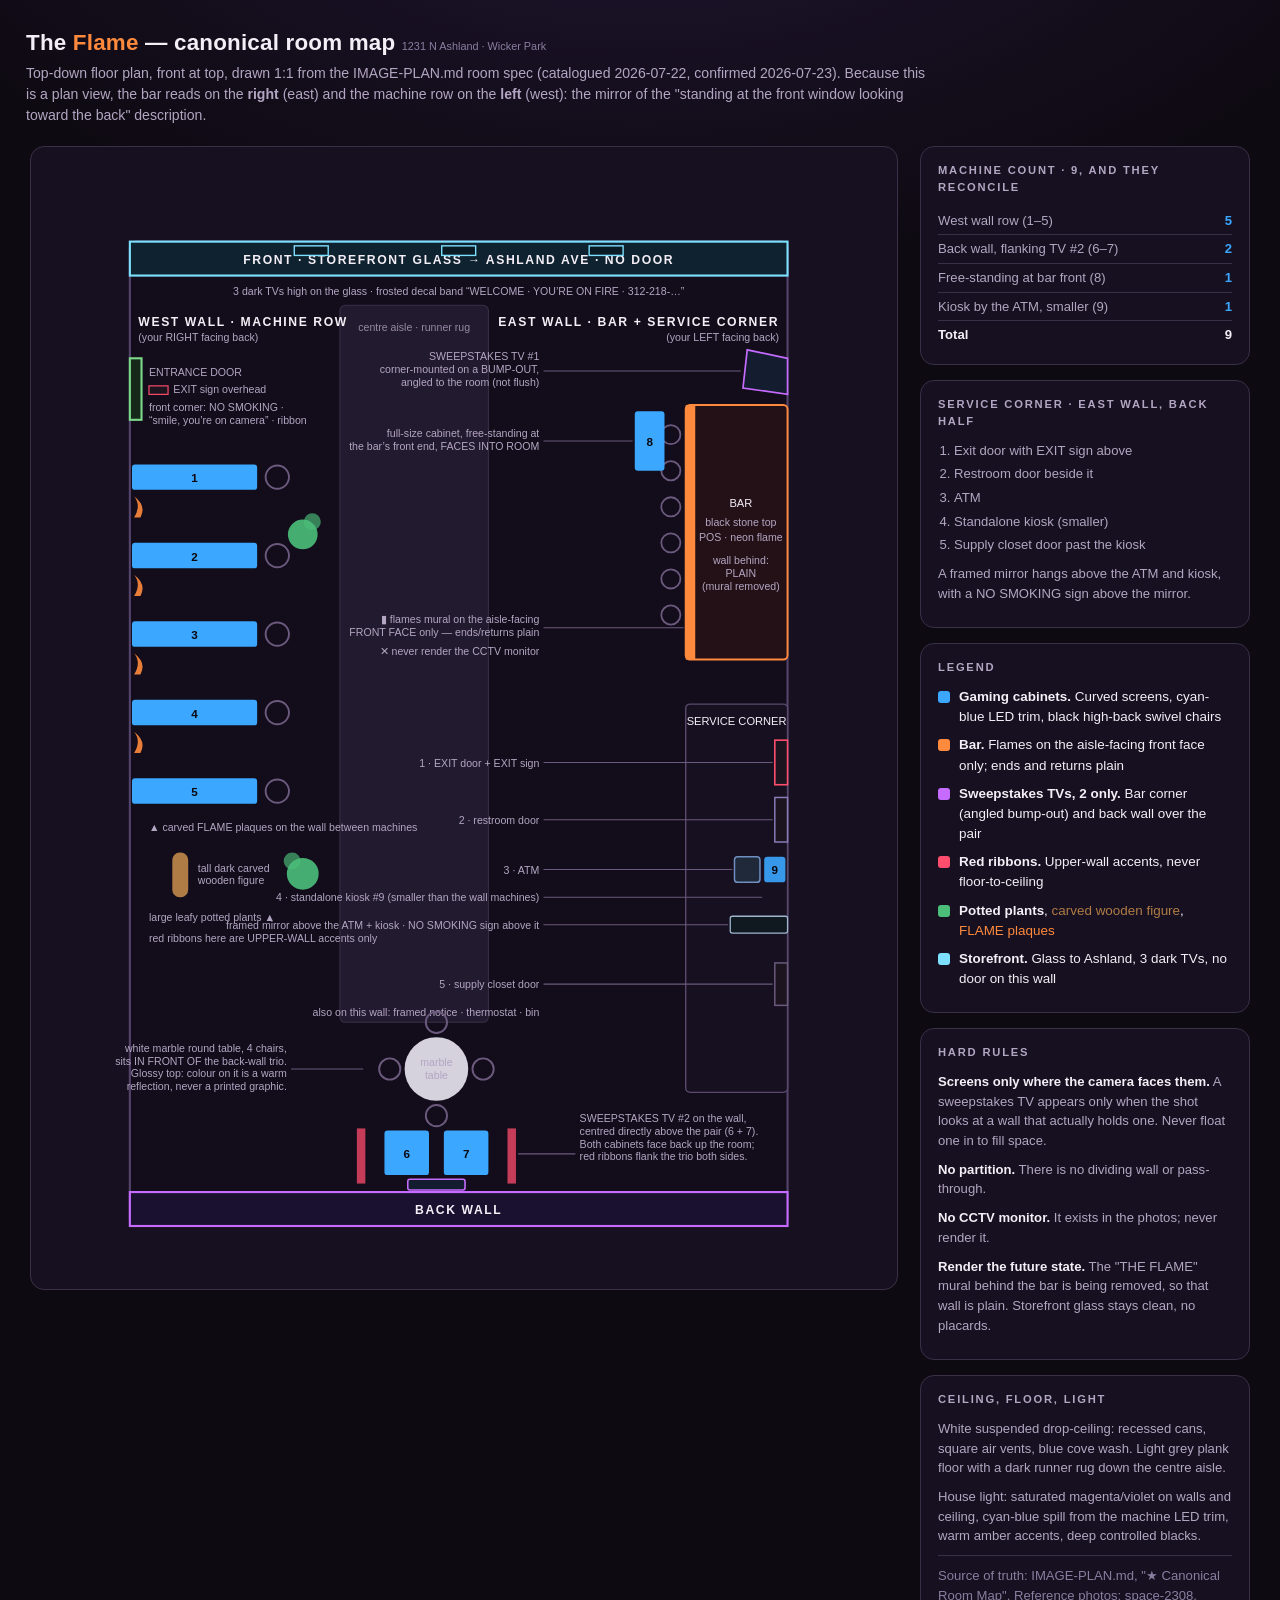
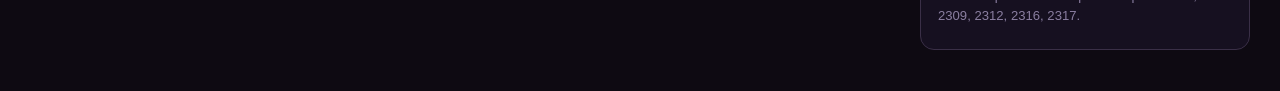
<file: ROOM-MAP.html>
<!DOCTYPE html>
<html lang="en">
<head>
<meta charset="UTF-8">
<meta name="viewport" content="width=device-width, initial-scale=1">
<title>The Flame — Canonical Room Map</title>
<style>
  :root{
    --bg:#0e0a12; --panel:#161020; --ink:#f4eef6; --dim:#b3a6c2; --faint:#8a7ea0;
    --machine:#3ba7ff; --bar:#ff8a3d; --scr:#c56bff; --front:#7de0ff;
    --line:#3a2f47; --rug:#221a2e; --hot:#ff4d6d; --plant:#4bbf7a; --wood:#b07c46;
  }
  *{box-sizing:border-box}
  body{margin:0;background:radial-gradient(1300px 760px at 50% -12%,#221634,#0e0a12 62%);color:var(--ink);
    font:15px/1.5 -apple-system,BlinkMacSystemFont,"Segoe UI",Roboto,Helvetica,Arial,sans-serif;padding:26px}
  h1{font-size:1.4rem;margin:0 0 3px;letter-spacing:.2px}
  h1 b{color:var(--bar)}
  h1 span{font-size:.68rem;color:var(--faint);font-weight:400;letter-spacing:0}
  .sub{color:var(--dim);margin:0 0 20px;font-size:.88rem;max-width:900px}
  .wrap{max-width:1220px;margin:0 auto;display:grid;grid-template-columns:minmax(0,1fr) 330px;gap:22px;align-items:start}
  @media(max-width:900px){.wrap{grid-template-columns:1fr}}
  .stage{background:var(--panel);border:1px solid var(--line);border-radius:14px;padding:14px}
  svg{width:100%;height:auto;display:block}
  .card{background:var(--panel);border:1px solid var(--line);border-radius:14px;padding:15px 17px;margin-bottom:15px}
  .card h2{font-size:.7rem;text-transform:uppercase;letter-spacing:.16em;color:var(--dim);margin:0 0 11px}
  ul{list-style:none;margin:0;padding:0}
  li{display:flex;gap:9px;align-items:flex-start;margin:8px 0;font-size:.84rem}
  .sw{flex:0 0 12px;height:12px;border-radius:3px;margin-top:4px}
  .rule{font-size:.82rem;color:var(--dim);margin:9px 0}
  .rule b{color:var(--ink)}
  .count{width:100%;border-collapse:collapse;font-size:.82rem}
  .count td{padding:4px 0;border-bottom:1px solid var(--line);color:var(--dim)}
  .count td:last-child{text-align:right;font-weight:700;color:var(--machine)}
  .count tr:last-child td{border-bottom:0;color:var(--ink);font-weight:700}
  .count tr:last-child td:last-child{color:var(--ink)}
  .ord{font-size:.82rem;color:var(--dim);margin:6px 0 0;padding-left:16px}
  .ord li{display:list-item;margin:4px 0;font-size:.82rem}
  ol.ord{list-style:decimal}
  text{font-family:-apple-system,BlinkMacSystemFont,"Segoe UI",Roboto,Helvetica,Arial,sans-serif;fill:var(--ink)}
  .wall{font-size:11.5px;font-weight:800;letter-spacing:.13em}
  .lab{font-size:10.5px;fill:var(--ink)}
  .dl{font-size:10px;fill:var(--dim)}
  .num{font-size:11px;font-weight:800;fill:#0b0810}
  .lead{stroke:#6b5a7d;stroke-width:1;fill:none}
</style>
</head>
<body>
  <h1>The <b>Flame</b> — canonical room map <span>1231 N Ashland · Wicker Park</span></h1>
  <p class="sub">Top-down floor plan, front at top, drawn 1:1 from the IMAGE-PLAN.md room spec (catalogued 2026-07-22, confirmed 2026-07-23). Because this is a plan view, the bar reads on the <b>right</b> (east) and the machine row on the <b>left</b> (west): the mirror of the "standing at the front window looking toward the back" description.</p>
  <div class="wrap">
    <div class="stage">
      <svg viewBox="0 0 790 1050" role="img" aria-label="Floor plan of The Flame gaming lounge">
        <!-- shell -->
        <rect x="80" y="76" width="620" height="928" rx="6" fill="#120c1b" stroke="#54446a" stroke-width="2"/>
        <!-- runner rug -->
        <rect x="278" y="136" width="140" height="676" rx="5" fill="var(--rug)" stroke="#3a2f47" stroke-width="1"/>
        <text class="dl" x="348" y="160" text-anchor="middle" opacity=".8">centre aisle · runner rug</text>

        <!-- ================= FRONT ================= -->
        <rect x="80" y="76" width="620" height="32" fill="#0f2230" stroke="var(--front)" stroke-width="2"/>
        <text class="wall" x="390" y="97" text-anchor="middle" fill="var(--front)">FRONT · STOREFRONT GLASS → ASHLAND AVE · NO DOOR</text>
        <g fill="#0b1b26" stroke="var(--front)" stroke-width="1.3"><rect x="235" y="80" width="32" height="9"/><rect x="374" y="80" width="32" height="9"/><rect x="513" y="80" width="32" height="9"/></g>
        <text class="dl" x="390" y="126" text-anchor="middle">3 dark TVs high on the glass · frosted decal band “WELCOME · YOU’RE ON FIRE · 312-218-…”</text>

        <!-- ================= WEST WALL ================= -->
        <text class="wall" x="88" y="156" fill="var(--machine)">WEST WALL · MACHINE ROW</text>
        <text class="dl" x="88" y="170">(your RIGHT facing back)</text>
        <!-- entrance -->
        <rect x="80" y="186" width="11" height="58" fill="#16281a" stroke="#7bd88a" stroke-width="2"/>
        <text class="dl" x="98" y="203" fill="#7bd88a">ENTRANCE DOOR</text>
        <rect x="98" y="212" width="18" height="8" fill="#1c1520" stroke="var(--hot)" stroke-width="1.1"/>
        <text class="dl" x="121" y="219" fill="var(--hot)">EXIT sign overhead</text>
        <text class="dl" x="98" y="236">front corner: NO SMOKING ·</text>
        <text class="dl" x="98" y="248">“smile, you’re on camera” · ribbon</text>
        <!-- 5 machines against the west wall -->
        <g>
          <g><rect x="82" y="286" width="118" height="24" rx="3" fill="var(--machine)"/><text class="num" x="141" y="303" text-anchor="middle">1</text><circle cx="219" cy="298" r="11" fill="none" stroke="#6b5a7d" stroke-width="1.8"/></g>
          <g><rect x="82" y="360" width="118" height="24" rx="3" fill="var(--machine)"/><text class="num" x="141" y="377" text-anchor="middle">2</text><circle cx="219" cy="372" r="11" fill="none" stroke="#6b5a7d" stroke-width="1.8"/></g>
          <g><rect x="82" y="434" width="118" height="24" rx="3" fill="var(--machine)"/><text class="num" x="141" y="451" text-anchor="middle">3</text><circle cx="219" cy="446" r="11" fill="none" stroke="#6b5a7d" stroke-width="1.8"/></g>
          <g><rect x="82" y="508" width="118" height="24" rx="3" fill="var(--machine)"/><text class="num" x="141" y="525" text-anchor="middle">4</text><circle cx="219" cy="520" r="11" fill="none" stroke="#6b5a7d" stroke-width="1.8"/></g>
          <g><rect x="82" y="582" width="118" height="24" rx="3" fill="var(--machine)"/><text class="num" x="141" y="599" text-anchor="middle">5</text><circle cx="219" cy="594" r="11" fill="none" stroke="#6b5a7d" stroke-width="1.8"/></g>
        </g>
        <!-- FLAME plaques between machines (on the wall) -->
        <g fill="var(--bar)" opacity=".9">
          <path d="M84 336 q7 -11 0 -20 q12 9 6 20 z"/><path d="M84 410 q7 -11 0 -20 q12 9 6 20 z"/>
          <path d="M84 484 q7 -11 0 -20 q12 9 6 20 z"/><path d="M84 558 q7 -11 0 -20 q12 9 6 20 z"/>
        </g>
        <text class="dl" x="98" y="632">▲ carved FLAME plaques on the wall between machines</text>
        <!-- carved wooden figure -->
        <rect x="120" y="652" width="15" height="42" rx="7" fill="var(--wood)"/>
        <text class="dl" x="144" y="670">tall dark carved</text><text class="dl" x="144" y="682">wooden figure</text>
        <!-- potted plants -->
        <g fill="var(--plant)"><circle cx="243" cy="352" r="14" opacity=".9"/><circle cx="252" cy="340" r="8" opacity=".65"/></g>
        <g fill="var(--plant)"><circle cx="243" cy="672" r="15" opacity=".9"/><circle cx="233" cy="660" r="8" opacity=".65"/></g>
        <text class="dl" x="98" y="716">large leafy potted plants ▲</text>
        <text class="dl" x="98" y="736">red ribbons here are UPPER-WALL accents only</text>

        <!-- ================= EAST WALL — BAR ================= -->
        <text class="wall" x="692" y="156" text-anchor="end" fill="var(--bar)">EAST WALL · BAR + SERVICE CORNER</text>
        <text class="dl" x="692" y="170" text-anchor="end">(your LEFT facing back)</text>
        <!-- bar counter against the east wall -->
        <rect x="604" y="230" width="96" height="240" rx="4" fill="#241017" stroke="var(--bar)" stroke-width="1.8"/>
        <rect x="604" y="230" width="9" height="240" fill="var(--bar)"/>
        <text class="lab" x="656" y="326" text-anchor="middle" fill="var(--bar)">BAR</text>
        <text class="dl" x="656" y="344" text-anchor="middle">black stone top</text>
        <text class="dl" x="656" y="358" text-anchor="middle">POS · neon flame</text>
        <text class="dl" x="656" y="380" text-anchor="middle">wall behind:</text>
        <text class="dl" x="656" y="392" text-anchor="middle">PLAIN</text>
        <text class="dl" x="656" y="404" text-anchor="middle">(mural removed)</text>
        <!-- stools -->
        <g fill="none" stroke="#6b5a7d" stroke-width="1.7">
          <circle cx="590" cy="258" r="9"/><circle cx="590" cy="292" r="9"/><circle cx="590" cy="326" r="9"/>
          <circle cx="590" cy="360" r="9"/><circle cx="590" cy="394" r="9"/><circle cx="590" cy="428" r="9"/>
        </g>
        <!-- corner-mounted sweepstakes TV on bump-out -->
        <path d="M700 186 L662 178 L658 214 L700 220 Z" fill="#141c30" stroke="var(--scr)" stroke-width="1.6"/>
        <path class="lead" d="M656 198 L470 198"/>
        <text class="dl" x="466" y="188" text-anchor="end" fill="var(--scr)">SWEEPSTAKES TV #1</text>
        <text class="dl" x="466" y="200" text-anchor="end">corner-mounted on a BUMP-OUT,</text>
        <text class="dl" x="466" y="212" text-anchor="end">angled to the room (not flush)</text>
        <!-- free-standing cabinet 8 -->
        <rect x="556" y="236" width="28" height="56" rx="3" fill="var(--machine)"/><text class="num" x="570" y="269" text-anchor="middle">8</text>
        <path class="lead" d="M554 264 L470 264"/>
        <text class="dl" x="466" y="260" text-anchor="end">full-size cabinet, free-standing at</text>
        <text class="dl" x="466" y="272" text-anchor="end">the bar’s front end, FACES INTO ROOM</text>
        <!-- flames-face callout -->
        <path class="lead" d="M602 440 L470 440"/>
        <text class="dl" x="466" y="436" text-anchor="end" fill="var(--bar)">▮ flames mural on the aisle-facing</text>
        <text class="dl" x="466" y="448" text-anchor="end">FRONT FACE only — ends/returns plain</text>
        <text class="dl" x="466" y="466" text-anchor="end" fill="var(--hot)">✕ never render the CCTV monitor</text>

        <!-- ================= EAST WALL — SERVICE CORNER ================= -->
        <rect x="604" y="512" width="96" height="366" rx="4" fill="#171021" stroke="#5a4a6e" stroke-width="1.3"/>
        <text class="lab" x="652" y="532" text-anchor="middle" fill="var(--dim)">SERVICE CORNER</text>
        <rect x="688" y="546" width="12" height="42" fill="#1c1520" stroke="var(--hot)" stroke-width="1.5"/>
        <path class="lead" d="M686 567 L470 567"/><text class="dl" x="466" y="571" text-anchor="end" fill="var(--hot)">1 · EXIT door + EXIT sign</text>
        <rect x="688" y="600" width="12" height="42" fill="#1c1520" stroke="#8a7bb9" stroke-width="1.4"/>
        <path class="lead" d="M686 621 L470 621"/><text class="dl" x="466" y="625" text-anchor="end">2 · restroom door</text>
        <rect x="650" y="656" width="24" height="24" rx="3" fill="#20293a" stroke="#6f8fc0" stroke-width="1.4"/>
        <path class="lead" d="M648 668 L470 668"/><text class="dl" x="466" y="672" text-anchor="end">3 · ATM</text>
        <rect x="678" y="656" width="20" height="24" rx="3" fill="var(--machine)" opacity=".9"/><text class="num" x="688" y="672" text-anchor="middle" font-size="9">9</text>
        <path class="lead" d="M676 694 L470 694"/><text class="dl" x="466" y="698" text-anchor="end">4 · standalone kiosk #9 (smaller than the wall machines)</text>
        <rect x="646" y="712" width="54" height="16" rx="2" fill="#101820" stroke="#9fb6cf" stroke-width="1.2"/>
        <path class="lead" d="M644 720 L470 720"/><text class="dl" x="466" y="724" text-anchor="end">framed mirror above the ATM + kiosk · NO SMOKING sign above it</text>
        <rect x="688" y="756" width="12" height="40" fill="#1c1520" stroke="#6b5a7d" stroke-width="1.4"/>
        <path class="lead" d="M686 776 L470 776"/><text class="dl" x="466" y="780" text-anchor="end">5 · supply closet door</text>
        <text class="dl" x="466" y="806" text-anchor="end">also on this wall: framed notice · thermostat · bin</text>

        <!-- ================= BACK WALL ================= -->
        <rect x="80" y="972" width="620" height="32" fill="#1a1030" stroke="var(--scr)" stroke-width="2"/>
        <text class="wall" x="390" y="993" text-anchor="middle" fill="var(--scr)">BACK WALL</text>
        <!-- TV #2 mounted ON the back wall, centred behind/above the pair -->
        <rect x="342" y="960" width="54" height="10" rx="2" fill="#141c30" stroke="var(--scr)" stroke-width="1.5"/>
        <!-- the two back-wall cabinets, standing against the wall, facing up the room -->
        <rect x="320" y="914" width="42" height="42" rx="3" fill="var(--machine)"/><text class="num" x="341" y="940" text-anchor="middle">6</text>
        <rect x="376" y="914" width="42" height="42" rx="3" fill="var(--machine)"/><text class="num" x="397" y="940" text-anchor="middle">7</text>
        <!-- ribbons flanking the trio -->
        <rect x="294" y="912" width="8" height="52" fill="var(--hot)" opacity=".75"/>
        <rect x="436" y="912" width="8" height="52" fill="var(--hot)" opacity=".75"/>
        <path class="lead" d="M446 936 L500 936"/>
        <text class="dl" x="504" y="906" fill="var(--scr)">SWEEPSTAKES TV #2 on the wall,</text>
        <text class="dl" x="504" y="918">centred directly above the pair (6 + 7).</text>
        <text class="dl" x="504" y="930">Both cabinets face back up the room;</text>
        <text class="dl" x="504" y="942">red ribbons flank the trio both sides.</text>
        <!-- marble table + 4 chairs, IN FRONT OF the back wall trio -->
        <circle cx="369" cy="856" r="30" fill="#e7e2ee" opacity=".92"/>
        <text class="dl" x="369" y="853" text-anchor="middle" fill="#0b0810">marble</text><text class="dl" x="369" y="865" text-anchor="middle" fill="#0b0810">table</text>
        <g fill="none" stroke="#6b5a7d" stroke-width="1.8"><circle cx="369" cy="812" r="10"/><circle cx="369" cy="900" r="10"/><circle cx="325" cy="856" r="10"/><circle cx="413" cy="856" r="10"/></g>
        <path class="lead" d="M300 856 L232 856"/>
        <text class="dl" x="228" y="840" text-anchor="end">white marble round table, 4 chairs,</text>
        <text class="dl" x="228" y="852" text-anchor="end">sits IN FRONT OF the back-wall trio.</text>
        <text class="dl" x="228" y="864" text-anchor="end">Glossy top: colour on it is a warm</text>
        <text class="dl" x="228" y="876" text-anchor="end">reflection, never a printed graphic.</text>
      </svg>
    </div>

    <aside>
      <div class="card">
        <h2>Machine count · 9, and they reconcile</h2>
        <table class="count">
          <tr><td>West wall row (1–5)</td><td>5</td></tr>
          <tr><td>Back wall, flanking TV #2 (6–7)</td><td>2</td></tr>
          <tr><td>Free-standing at bar front (8)</td><td>1</td></tr>
          <tr><td>Kiosk by the ATM, smaller (9)</td><td>1</td></tr>
          <tr><td>Total</td><td>9</td></tr>
        </table>
      </div>

      <div class="card">
        <h2>Service corner · east wall, back half</h2>
        <ol class="ord">
          <li>Exit door with EXIT sign above</li>
          <li>Restroom door beside it</li>
          <li>ATM</li>
          <li>Standalone kiosk (smaller)</li>
          <li>Supply closet door past the kiosk</li>
        </ol>
        <p class="rule">A framed mirror hangs above the ATM and kiosk, with a NO SMOKING sign above the mirror.</p>
      </div>

      <div class="card">
        <h2>Legend</h2>
        <ul>
          <li><span class="sw" style="background:var(--machine)"></span><span><b>Gaming cabinets.</b> Curved screens, cyan-blue LED trim, black high-back swivel chairs</span></li>
          <li><span class="sw" style="background:var(--bar)"></span><span><b>Bar.</b> Flames on the aisle-facing front face only; ends and returns plain</span></li>
          <li><span class="sw" style="background:var(--scr)"></span><span><b>Sweepstakes TVs, 2 only.</b> Bar corner (angled bump-out) and back wall over the pair</span></li>
          <li><span class="sw" style="background:var(--hot)"></span><span><b>Red ribbons.</b> Upper-wall accents, never floor-to-ceiling</span></li>
          <li><span class="sw" style="background:var(--plant)"></span><span><b>Potted plants</b>, <span style="color:var(--wood)">carved wooden figure</span>, <span style="color:var(--bar)">FLAME plaques</span></span></li>
          <li><span class="sw" style="background:var(--front)"></span><span><b>Storefront.</b> Glass to Ashland, 3 dark TVs, no door on this wall</span></li>
        </ul>
      </div>

      <div class="card">
        <h2>Hard rules</h2>
        <p class="rule"><b>Screens only where the camera faces them.</b> A sweepstakes TV appears only when the shot looks at a wall that actually holds one. Never float one in to fill space.</p>
        <p class="rule"><b>No partition.</b> There is no dividing wall or pass-through.</p>
        <p class="rule"><b>No CCTV monitor.</b> It exists in the photos; never render it.</p>
        <p class="rule"><b>Render the future state.</b> The "THE FLAME" mural behind the bar is being removed, so that wall is plain. Storefront glass stays clean, no placards.</p>
      </div>

      <div class="card">
        <h2>Ceiling, floor, light</h2>
        <p class="rule">White suspended drop-ceiling: recessed cans, square air vents, blue cove wash. Light grey plank floor with a dark runner rug down the centre aisle.</p>
        <p class="rule">House light: saturated magenta/violet on walls and ceiling, cyan-blue spill from the machine LED trim, warm amber accents, deep controlled blacks.</p>
        <p class="rule" style="color:var(--faint);border-top:1px solid var(--line);padding-top:10px">Source of truth: IMAGE-PLAN.md, "★ Canonical Room Map". Reference photos: space-2308, 2309, 2312, 2316, 2317.</p>
      </div>
    </aside>
  </div>
</body>
</html>
</file>
